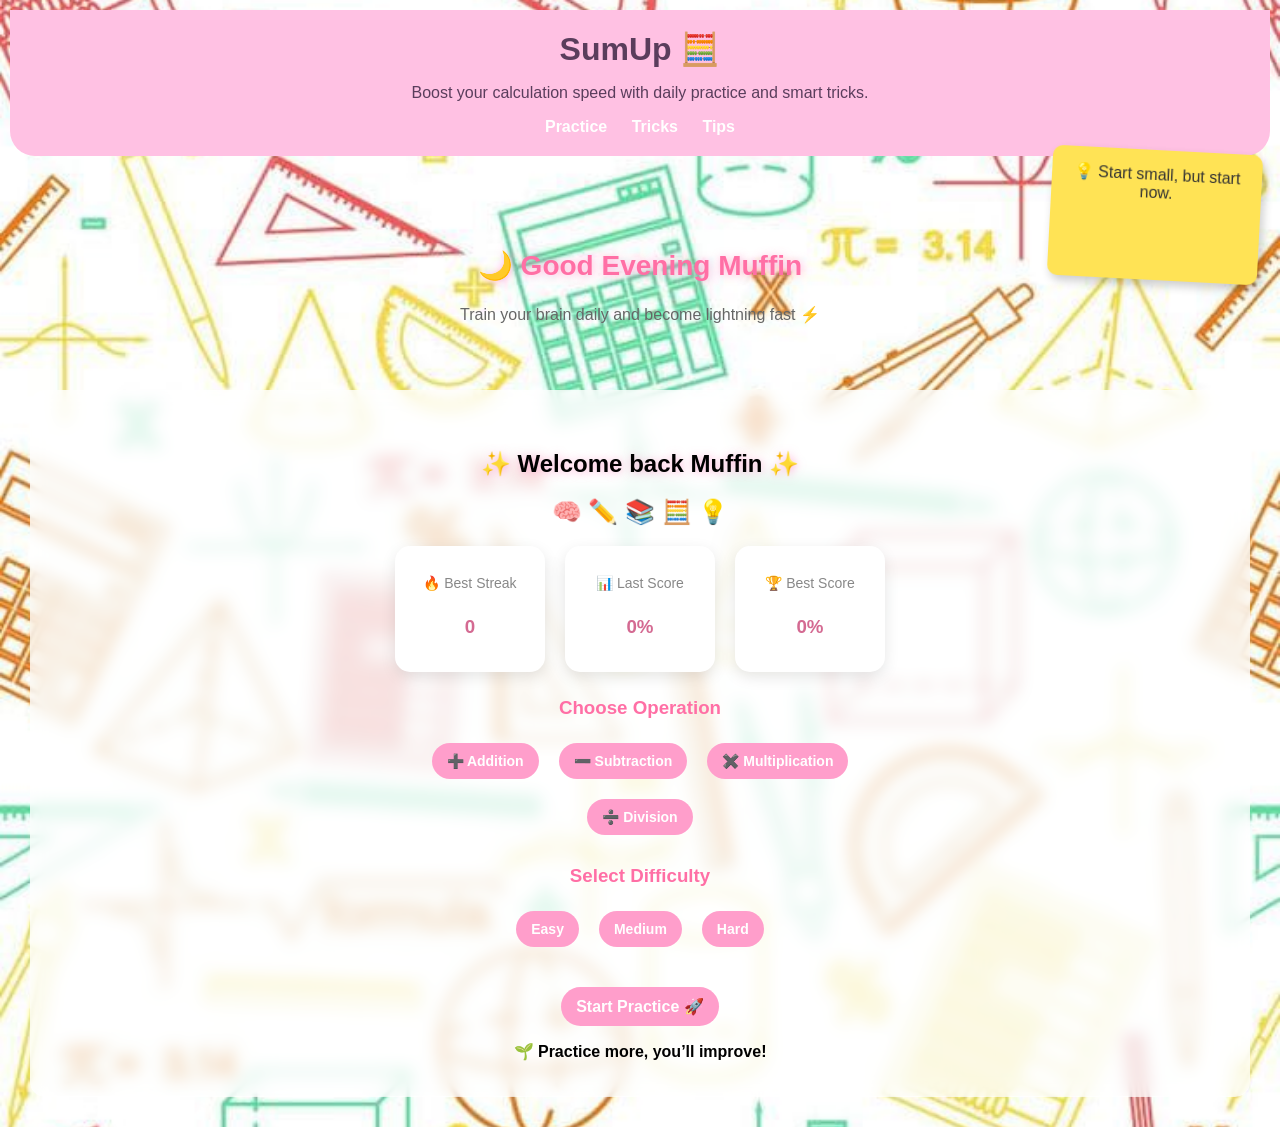
<file: index.html>
<!DOCTYPE html>
<html>
        <head>
            <title>SumUp - Boost Your Calculation Speed</title>
            <meta name="viewport" content="width=device-width, initial-scale=1.0">
            <link rel="stylesheet" href="style.css">
        </head>
    <body>

        <header>
            <h1>SumUp 🧮</h1>
    
            <p>Boost your calculation speed with daily practice and smart tricks.</p>
    
            <nav>
                <a href="practice.html">Practice</a>
                <a href="tricks.html">Tricks</a>
                <a href="tips.html">Tips</a>
            </nav>
    
        </header>

            <div class="side-note">
                💡 Tip: Practice 10 mins daily → 2x faster brain!
            </div>
        
            <div class="hero">
                <h2>✨ Practice Maths the Cute Way ✨</h2>
                <p>Train your brain daily and become lightning fast ⚡</p>
            </div>
        
        <section>
            <div class="dashboard">
    
                <h2>✨ Welcome back Muffin ✨</h2>
                <div class="stickers">🧠 ✏️ 📚 🧮 💡</div>
                
    
                <!-- 📊 STATS -->
                <div class="stats">
                    <div class="card">
                        <p>🔥 Best Streak</p>
                        <h3 id="homeStreak">0</h3>
                    </div>
    
                    <div class="card">
                        <p>📊 Last Score</p>
                        <h3 id="homeScore">0%</h3>
                    </div>
    
                    <div class="card">
                        <p>🏆 Best Score</p>
                        <h3 id="bestScore">0%</h3>
                    </div>
                </div>
    
                <!-- ➕ OPERATIONS -->
                    <h3>Choose Operation</h3>
                        <div class="options">
                            <button class="op-btn" onclick="selectOperation('add', this)">➕ Addition</button>
                            <button class="op-btn" onclick="selectOperation('sub', this)">➖ Subtraction</button>
                            <button class="op-btn" onclick="selectOperation('mul', this)">✖️ Multiplication</button>
                            <button class="op-btn" onclick="selectOperation('div', this)">➗ Division</button>
                        </div>
    
                <!-- 🎚️ DIFFICULTY -->
                    <h3>Select Difficulty</h3>
                        <div class="options">
                            <button class="diff-btn" onclick="selectDifficulty('20', this)">Easy</button>
                            <button class="diff-btn" onclick="selectDifficulty('50', this)">Medium</button>
                            <button class="diff-btn" onclick="selectDifficulty('100', this)">Hard</button>
                        </div>
    
                <!-- 🚀 START -->
                <button class="start-btn" onclick="startPractice()">Start Practice 🚀</button>
    
            </div>
        </section>

            <script>
                // 📊 LOAD STATS
                let bestStreak = localStorage.getItem("bestStreak") || 0;
                let score = localStorage.getItem("score") || 0;
                let total = localStorage.getItem("totalQuestions") || 0;
                let bestScore = localStorage.getItem("bestScore") || 0;
        
                let percent = 0;
                if (total > 0) {
                    percent = Math.round((score / total) * 100);
                }
        
                let message = "";
        
                if (percent == 100) message = "🔥 Perfect! You're unstoppable!";
                else if (percent >= 70) message = "💪 Great job! Keep going!";
                else message = "🌱 Practice more, you’ll improve!";
        
                let msgBox = document.createElement("p");
                msgBox.innerText = message;
                msgBox.style.fontWeight = "bold";
        
                document.querySelector(".dashboard").appendChild(msgBox);
        
                document.getElementById("homeStreak").innerText = bestStreak;
                document.getElementById("homeScore").innerText = percent + "%";
                document.getElementById("bestScore").innerText = bestScore + "%";
        
                // 🎯 STORE USER CHOICE
                let selectedOp = "";
                let selectedDiff = "";
        
                // ➕➖✖️➗
                function selectOperation(op, el) {
                    selectedOp = op;
        
                    let buttons = document.querySelectorAll(".op-btn");
                    buttons.forEach(btn => btn.classList.remove("active"));
        
                    el.classList.add("active");
                }
        
                function selectDifficulty(diff, el) {
                    selectedDiff = diff;
        
                    let buttons = document.querySelectorAll(".diff-btn");
                    buttons.forEach(btn => btn.classList.remove("active"));
        
                    el.classList.add("active");
                }
        
                function startPractice() {
        
                    if (selectedOp === "" || selectedDiff === "") {
                        alert("Please select operation and difficulty!");
                        return;
                    }
        
                    localStorage.removeItem("practiceType");
                    localStorage.setItem("operation", selectedOp);
                    localStorage.setItem("difficulty", selectedDiff);
        
                    window.location.href = "practice.html";
                }
        
                let tips = [
                        "💡 Practice 10 mins daily",
                        "⚡ Break big problems into small steps",
                        "🧠 Learn patterns, not just answers",
                        "🔥 Speed comes with repetition",
                        "🎯 Focus > Time",
                        "💡 Small progress each day adds up to big results.",
                        "💡 Mistakes are proof that you are trying.",
                        "💡 Little by little, day by day, you become who you want to be.",
                        "💡 Your habits decide your future.",
                        "💡 Stay consistent. Even slow progress is progress.",
                        "💡 Start small, but start now."
                                    
                ];
        
                let randomTip = tips[Math.floor(Math.random() * tips.length)];
                document.querySelector(".side-note").innerText = randomTip;
        
                let hour = new Date().getHours();
                let greeting = "Welcome";
        
                if (hour < 12) greeting = "🌅 Good Morning Muffin";
                else if (hour < 18) greeting = "🌤️ Good Afternoon Muffin";
                else greeting = "🌙 Good Evening Muffin";
        
                document.querySelector("h2").innerText = greeting;
        
            </script>
    </body>
</html>
</file>
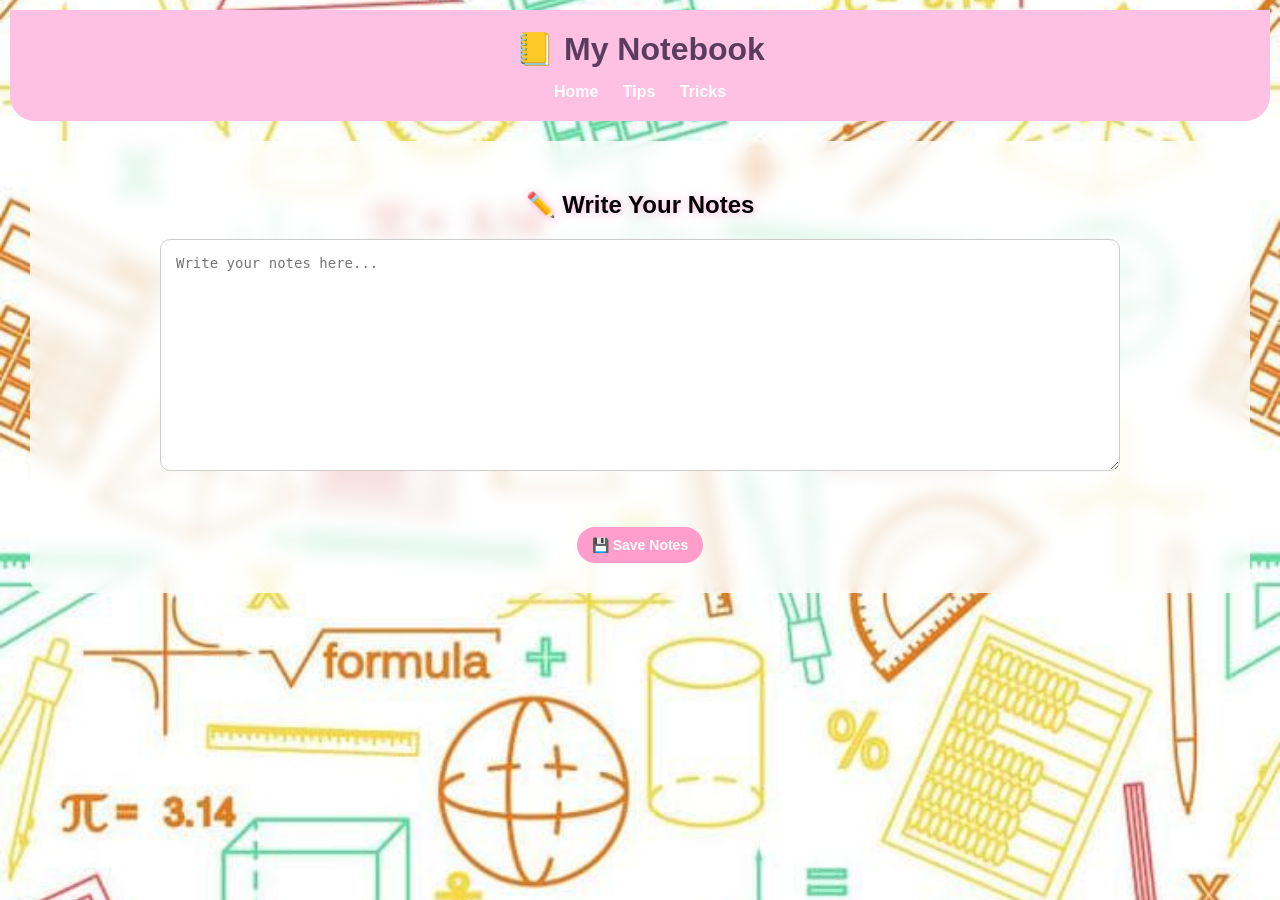
<file: notebook.html>
<!DOCTYPE html>
<html>
    <head>
        <title>My Notes - SumUp</title>
        <link rel="stylesheet" href="style.css">
    </head>
<body>

    <header>
        <h1>📒 My Notebook</h1>

        <nav>
            <a href="index.html">Home</a>
            <a href="tips.html">Tips</a>
            <a href="tricks.html">Tricks</a>
        </nav>
    </header>

    <section class="notebook">

        <h2>✏️ Write Your Notes</h2>

        <textarea id="notesArea" placeholder="Write your notes here..."></textarea>
        <p id="savedMsg"></p>


        <br><br>

        <button onclick="saveNotes()">💾 Save Notes</button>

    </section>

    <script>
    let saved = localStorage.getItem("myNotes");
    if (saved) {
        document.getElementById("notesArea").value = saved;
    }

    function saveNotes() {
        let text = document.getElementById("notesArea").value;
        localStorage.setItem("myNotes", text);
        let msg = document.createElement("p");
        msg.innerText = "Saved in notes ✅";
        msg.style.color = "green";
        msg.style.fontWeight = "bold";

        document.body.appendChild(msg);

        // auto remove after 2 sec
        setTimeout(() => {
            msg.remove();
        }, 2000);
    }
    </script>

</body>
</html>
</file>
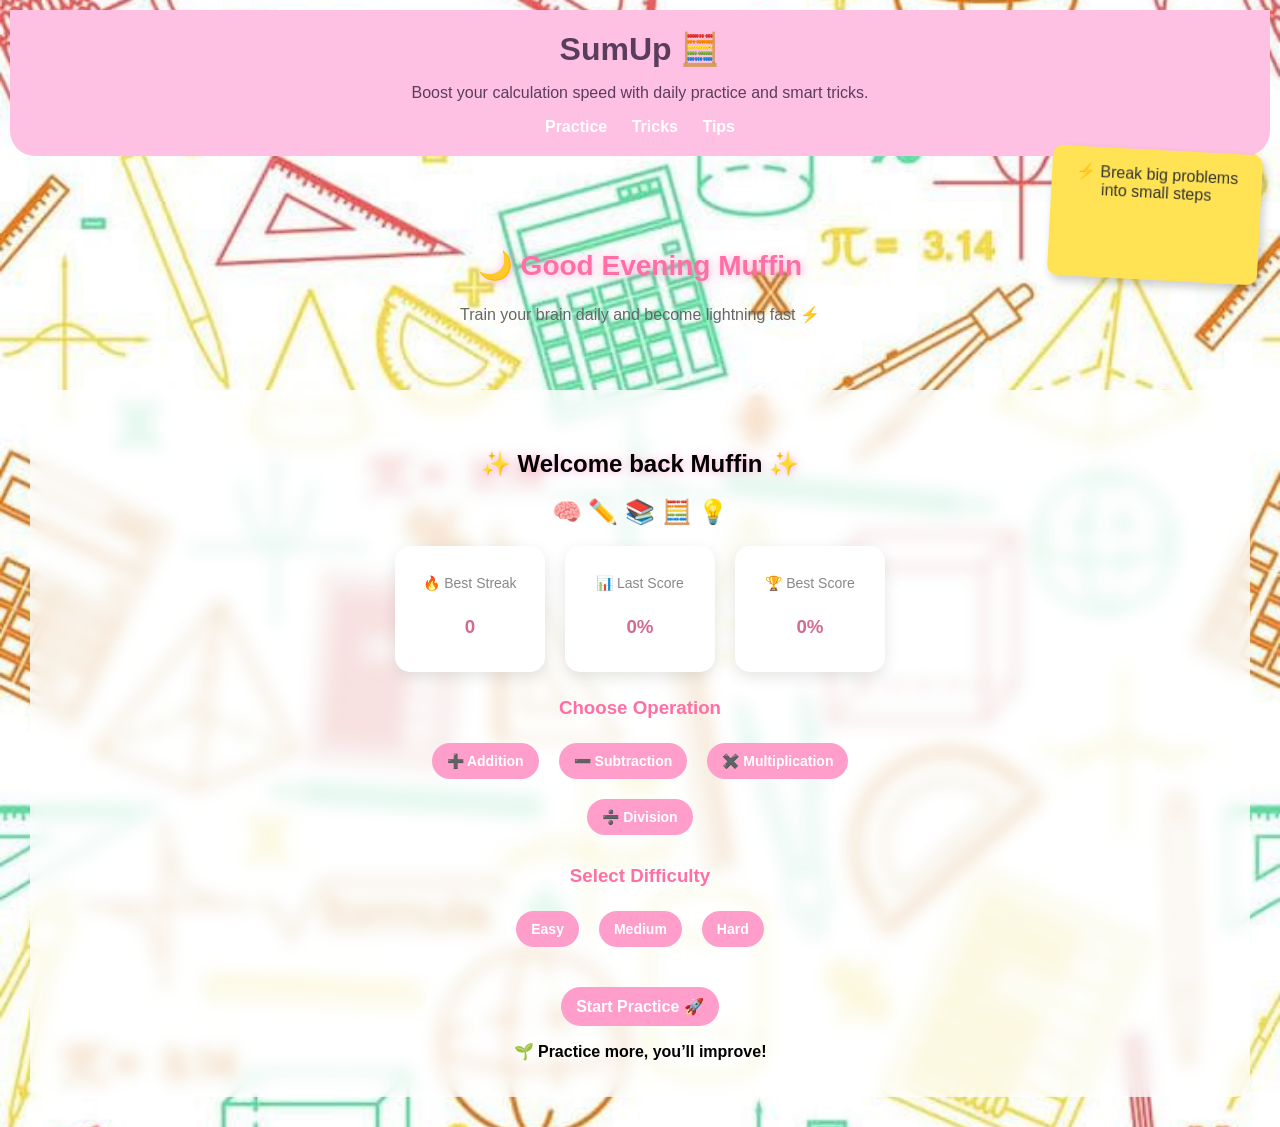
<file: practice.html>
<!DOCTYPE html>
<html>
<head>
    <title>Practice - SumUp</title>
    <link rel="stylesheet" href="style.css">
</head>
<body>

<header>
    <h1>SumUp Practice 🧮</h1>

    <nav>
        <a href="index.html">Home</a>
        <a href="tricks.html">Tricks</a>
        <a href="tips.html">Tips</a>
    </nav>
</header>

<section>

    <!-- TEST AREA -->
    <div id="testArea" style="display:none;">
        <h2>30-Second Speed Test ⏱️</h2>
        <p id="timer">Time: 30</p>
        <p id="question"></p>

        <input type="number" id="answer">
        <button onclick="checkAnswer()">Submit</button>
        <p id="score">Score: 0</p>
    </div>

</section>

<script src="script.js"></script>

<script>
    // 🚀 auto start test when page loads
    startTest();
</script>

</body>
</html>
</file>
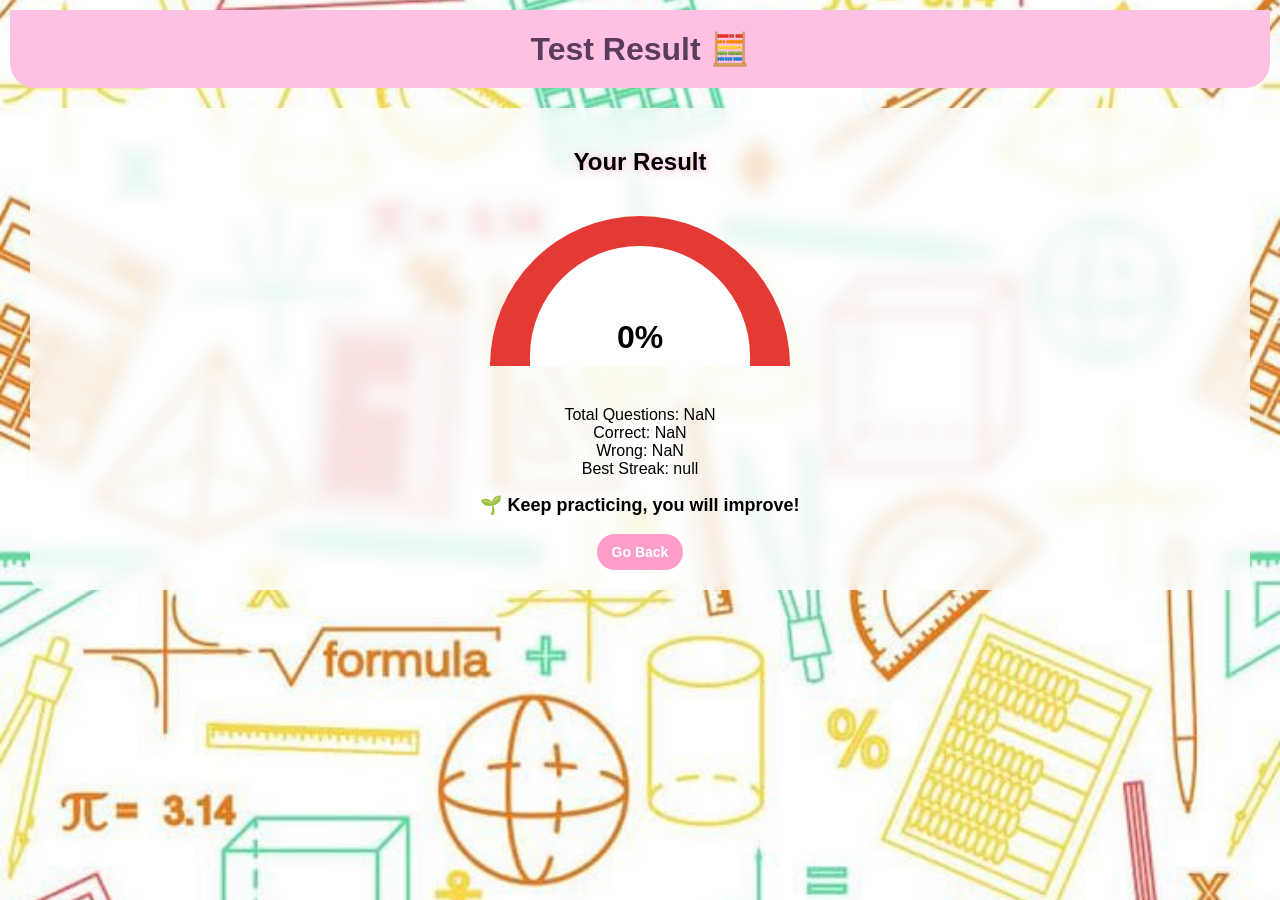
<file: result.html>
<!DOCTYPE html>
<html>
<head>
    <title>Result - SumUp</title>
    <link rel="stylesheet" href="style.css">
</head>
<body>

<header>
    <h1>Test Result 🧮</h1>
</header>

<section>
    <h2>Your Result</h2>

    <div class="gauge">
        <div class="gauge-body">
            <div class="gauge-fill" id="gaugeFill"></div>
            <div class="gauge-cover" id="gaugeText"></div>
        </div>
    </div>

    <p id="scoreDetails"></p>
    <p id="feedbackMessage"></p>

    <div id="wrongSection"></div>

    <button onclick="goBack()">Go Back</button>
</section>

<script>

let score = parseInt(localStorage.getItem("score"));
let total = parseInt(localStorage.getItem("totalQuestions"));
let best = localStorage.getItem("bestStreak");

// load saved theme
if (localStorage.getItem("theme") === "dark") {
    document.body.classList.add("dark-mode");
}

let percentage = 0;

if (total > 0) {
    percentage = (score / total) * 100;
}

let feedback = "";

if (percentage == 100) {
    feedback = "🔥 Perfect! You're unstoppable!";
} 
else if (percentage >= 80) {
    feedback = "💪 Excellent work!";
} 
else if (percentage >= 60) {
    feedback = "👍 Good job! Keep practicing!";
} 
else if (percentage >= 40) {
    feedback = "🙂 Not bad, improve more!";
} 
else {
    feedback = "🌱 Keep practicing, you will improve!";
}

document.getElementById("feedbackMessage").innerText = feedback;

let bestScore = localStorage.getItem("bestScore") || 0;

if (percentage > bestScore) {
    bestScore = percentage;
    localStorage.setItem("bestScore", bestScore);
}

document.querySelector(".gauge")
.style.setProperty("--percentage", percentage);

document.getElementById("gaugeText").innerText =
    percentage.toFixed(0) + "%";

document.getElementById("scoreDetails").innerHTML =
    "Total Questions: " + total + "<br>" +
    "Correct: " + score + "<br>" +
    "Wrong: " + (total - score);

document.getElementById("scoreDetails").innerHTML +=
    "<br>Best Streak: " + best;

let wrongData = JSON.parse(localStorage.getItem("wrongAnswers")) || [];

if (wrongData.length > 0) {
    let html = "<h3 class='wrong-title'>❌ Wrong Answers</h3>";

    wrongData.forEach(item => {
        html += `
            <div class="wrong-card">
                <p><strong>Q:</strong> ${item.question}</p>
                <p class="your">Your Answer: ${item.yourAnswer}</p>
                <p class="correct">Correct Answer: ${item.correctAnswer}</p>
            </div>
        `;
    });

    document.getElementById("wrongSection").innerHTML = html;
}

function goHome() {
    window.location.href = "index.html";
}

if (percentage == 100) {
    showConfetti();
}

function showConfetti() {
    for (let i = 0; i < 100; i++) {
        let confetti = document.createElement("div");

        confetti.classList.add("confetti");
        confetti.style.left = Math.random() * 100 + "vw";
        confetti.style.animationDuration = (Math.random() * 2 + 2) + "s";

        document.body.appendChild(confetti);

        setTimeout(() => {
            confetti.remove();
        }, 3000);
    }
}

function goBack() {
    let type = localStorage.getItem("practiceType");

    if (type) {
        window.location.href = "tricks.html"; // 🔥 go back to tricks
    } else {
        window.location.href = "index.html"; // normal
    }
}

</script>

</body>
</html>
</file>
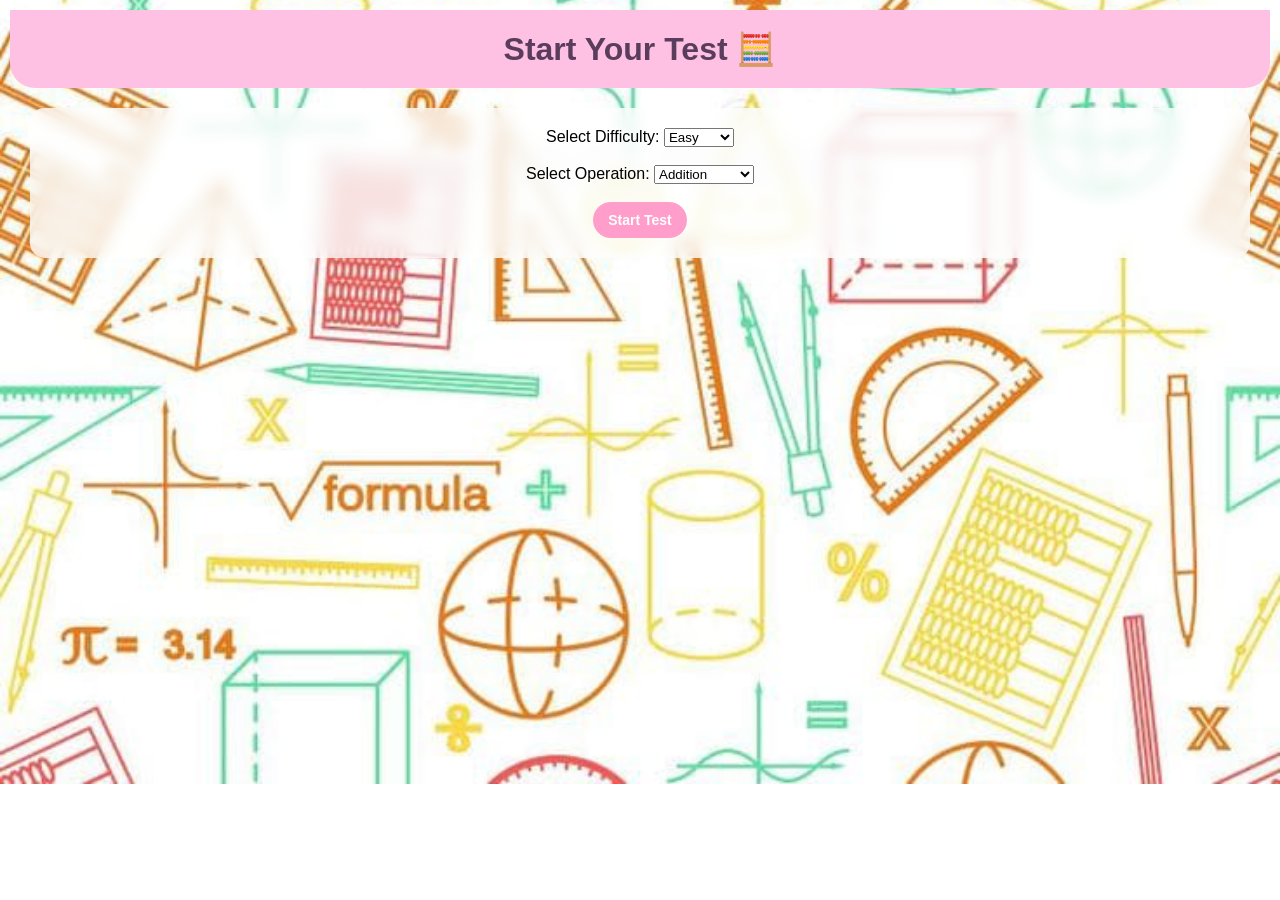
<file: setup.html>
<!DOCTYPE html>
<html>
<head>
    <title>Start Test - SumUp</title>
    <link rel="stylesheet" href="style.css">
</head>
<body>

<header>
    <h1>Start Your Test 🧮</h1>
</header>

<section>
    <label>Select Difficulty:</label>
    <select id="difficulty">
        <option value="20">Easy</option>
        <option value="50">Medium</option>
        <option value="100">Hard</option>
    </select>

    <br><br>

    <label>Select Operation:</label>
    <select id="operation">
        <option value="add">Addition</option>
        <option value="sub">Subtraction</option>
        <option value="mul">Multiplication</option>
    </select>

    <br><br>

    <button onclick="startTest()">Start Test</button>
</section>

<script>
function startTest() {
    let difficulty = document.getElementById("difficulty").value;
    let operation = document.getElementById("operation").value;

    localStorage.setItem("difficulty", difficulty);
    localStorage.setItem("operation", operation);

    window.location.href = "practice.html";
}
</script>

</body>
</html>
</file>
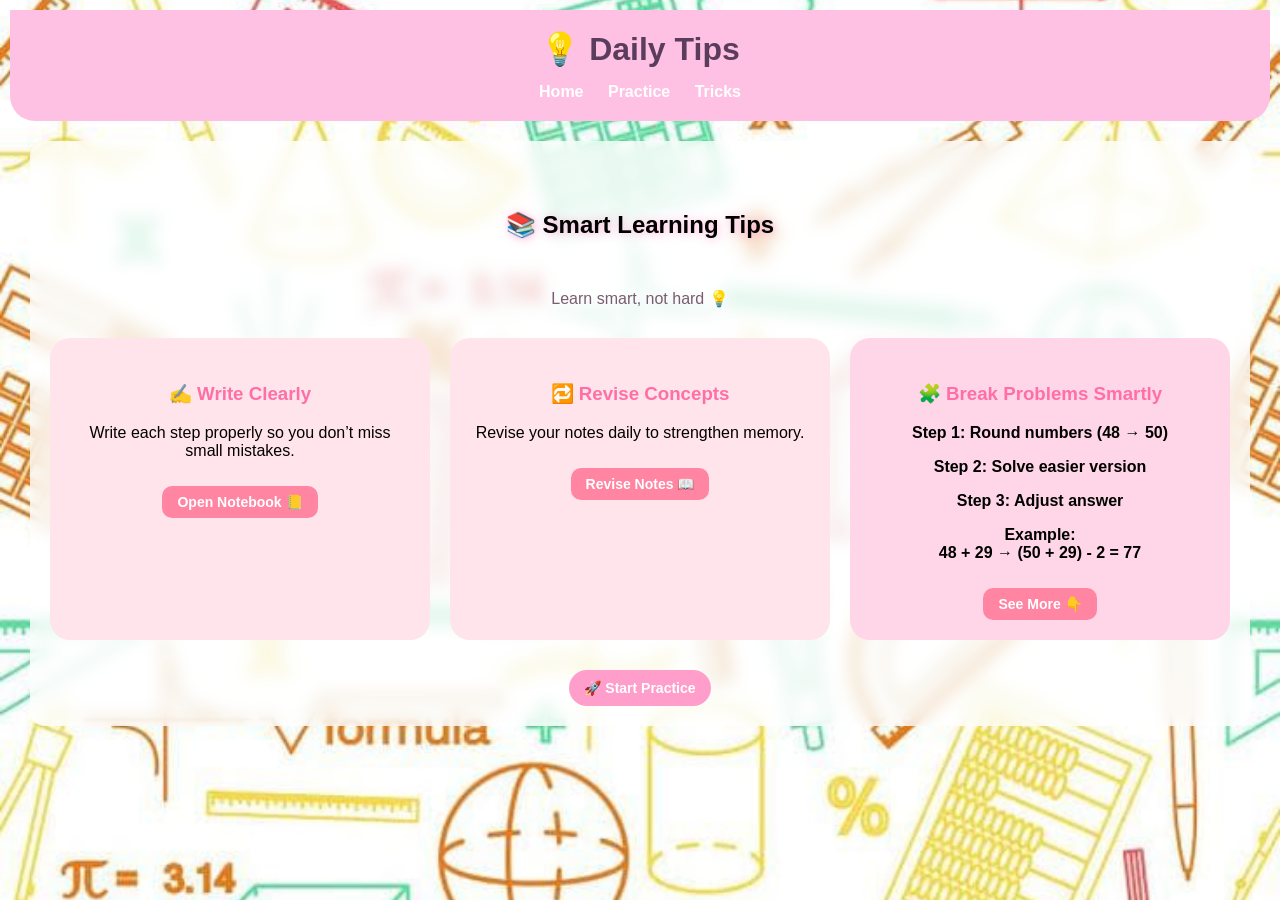
<file: tips.html>
<!DOCTYPE html>
<html>
<head>
    <title>Tips - SumUp</title>
    <link rel="stylesheet" href="style.css">
</head>
<body>

<header>
    <h1>💡 Daily Tips</h1>

    <nav>
        <a href="index.html">Home</a>
        <a href="practice.html">Practice</a>
        <a href="tricks.html">Tricks</a>
    </nav>

</header>

<section class="tips-container">

    <div class="tips-heading">
        <h2>📚 Smart Learning Tips</h2>
    </div>

    <p class="tips-subtitle">Learn smart, not hard 💡</p>

    <div class="tips-row">

        <!-- Tip 1 -->
        <div class="tip-box">
            <h3>✍️ Write Clearly</h3>
            <p>Write each step properly so you don’t miss small mistakes.</p>

            <button onclick="window.location.href='notebook.html'">
                Open Notebook 📒
            </button>
        </div>

        <!-- Tip 2 -->
        <div class="tip-box">
            <h3>🔁 Revise Concepts</h3>
            <p>Revise your notes daily to strengthen memory.</p>

            <button onclick="window.location.href='notebook.html'">
                Revise Notes 📖
            </button>
        </div>

        <!-- Tip 3 -->
        <div class="tip-box">
            <h3>🧩 Break Problems Smartly</h3>

            <p><b>Step 1:</b> Round numbers (48 → 50)</p>
            <p><b>Step 2:</b> Solve easier version</p>
            <p><b>Step 3:</b> Adjust answer</p>

            <p><b>Example:</b><br>
            48 + 29 → (50 + 29) - 2 = 77
            </p>

            <button onclick="showExamples()">
                See More 👇
            </button>
        </div>

    </div>

    <!-- 📖 EXAMPLES (HIDDEN FIRST) -->
    <div id="examples" style="display:none; margin-top:20px;">

        <h3>Examples</h3>

        <p><b>Addition:</b> 48 + 29 → (50 + 29) - 2 = 77</p>
        <p><b>Multiplication:</b> 12 × 19 → (12 × 20) - 12 = 240 - 12 = 228</p>
        <p><b>Subtraction:</b> 100 - 47 → 53</p>
        <p><b>Division:</b> 84 ÷ 4 → 80 ÷ 4 = 20, 4 ÷ 4 = 1 → 21</p>

    </div>

    <div class="action-area">
        <button onclick="window.location.href='practice.html'">
            🚀 Start Practice
        </button>
    </div>

</section>

<script>
        let tips = document.querySelectorAll(".tip-box");

        let random = Math.floor(Math.random() * tips.length);

        tips[random].style.background = "#ffd6e7";
        tips[random].style.fontWeight = "bold";
</script>

<script>
    function toggleTip(element) {
        let detail = element.querySelector(".tip-detail");
        detail.style.display = (detail.style.display === "block") ? "none" : "block";
    }
</script>

<script>
    function showExamples() {
        let ex = document.getElementById("examples");
        ex.style.display = "block";
    }
</script>

</body>
</html>
</file>
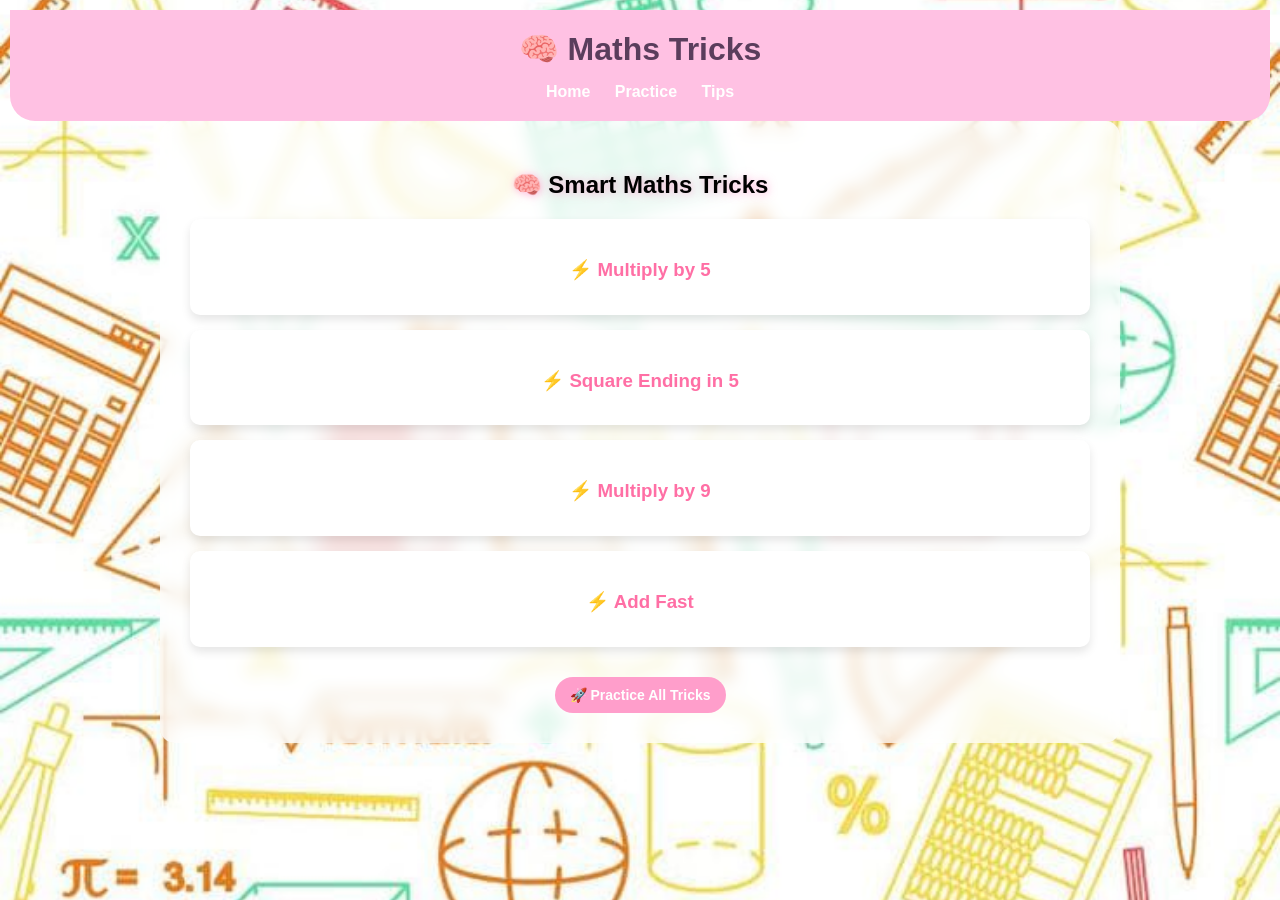
<file: tricks.html>
<!DOCTYPE html>
<html>
<head>
    <title>Tricks - SumUp</title>
    <link rel="stylesheet" href="style.css">
</head>
<body>

<header>
    <h1>🧠 Maths Tricks</h1>

    <nav>
        <a href="index.html">Home</a>
        <a href="practice.html">Practice</a>
        <a href="tips.html">Tips</a>
    </nav>
</header>

<section class="tricks-container">

    <h2>🧠 Smart Maths Tricks</h2>

    <!-- Trick 1 -->
    <div class="trick-box">
        <h3 onclick="toggleTrick(this)">⚡ Multiply by 5</h3>

        <div class="trick-detail">
            <p>Step 1: Multiply number by 10</p>
            <p>Step 2: Divide by 2</p>
            <p><b>Example:</b> 24 × 5 = 120</p>

            <!-- BUTTONS -->
            <button onclick="goPractice('mul5')">Try This 🚀</button>
            <button onclick="saveNote(`Multiply by 5 Trick:
                Step 1: Multiply number by 10
                Step 2: Divide by 2
                Example: 24 × 5 = 120`)">Save 📒
            </button>
        </div>
    </div>

    <!-- Trick 2 -->
    <div class="trick-box">
        <h3 onclick="toggleTrick(this)">⚡ Square Ending in 5</h3>

        <div class="trick-detail">
            <p>Step 1: Multiply first digit with next number</p>
            <p>Step 2: Add 25 at end</p>
            <p><b>Example:</b> 25² = 625</p>

            <button onclick="goPractice('square5')">Try This 🚀</button>
            <button onclick="saveNote(`Square ending in 5 Trick:-
            Step 1: Multiply first digit with next number
            Step 2: Add 25 at end
            Example:25² = 625`)">Save 📒
            </button>
        </div>
    </div>

    <!-- Trick 3 -->
    <div class="trick-box">
    <h3 onclick="toggleTrick(this)">⚡ Multiply by 9</h3>

        <div class="trick-detail">
            <p>Multiply by 10 and subtract the number</p>
            <p><b>Example:</b> 23 × 9 = (23×10) - 23 = 230 - 23 = 207</p>

            <button onclick="goPractice('mul9')">Try This 🚀</button>

            <button onclick="saveNote(`Multiply by 9 Trick:-
                Multiply by 10 then subtract number
                Example: 23 × 9 (23×10) - 23 = 230 - 23 = 207`)">
                Save 📒
            </button>
        </div>
        
    </div>


    <div class="trick-box">
    <h3 onclick="toggleTrick(this)">⚡ Add Fast</h3>

        <div class="trick-detail">
            <p>Round numbers first</p>
            <p><b>Example:</b> 48 + 29 → (50 + 29) - 2 = 77</p>

            <button onclick="goPractice('addFast')">Try This 🚀</button>

            <button onclick="saveNote(`Fast Addition Trick:
                Round numbers then adjust
                Example: 48 + 29 → (50 + 29) - 2 = 77`)">
                Save 📒
            </button>
        </div>
    </div>

    <div class="action-area">
        <button onclick="window.location.href='practice.html'">
            🚀 Practice All Tricks
        </button>
    </div>

</section>

<script>
    function toggleTrick(element) {
        let detail = element.querySelector(".trick-detail");
        detail.style.display = (detail.style.display === "block") ? "none" : "block";
    }
</script>

<script>
    function toggleTrick(element) {
        let detail = element.nextElementSibling;
        detail.style.display =
            (detail.style.display === "block") ? "none" : "block";
    }

    function goPractice(type) {
        localStorage.setItem("practiceType",type);
        window.location.href = "practice.html";
    }

    function saveNote(text) {
    let oldNotes = localStorage.getItem("myNotes") || "";
    let newNotes = oldNotes + "\n" + text;
    localStorage.setItem("myNotes", newNotes);

    // ✅ show message without button
    let msg = document.createElement("p");
    msg.innerText = "Saved in notes 📒";
    msg.style.position = "fixed";
    msg.style.bottom = "20px";
    msg.style.right = "20px";
    msg.style.background = "#4CAF50";
    msg.style.color = "white";
    msg.style.padding = "10px 15px";
    msg.style.borderRadius = "10px";

    document.body.appendChild(msg);

    setTimeout(() => {
        msg.remove();
    }, 2000);
    }
</script>

</body>
</html>
</file>
<file: style.css>
/* ================== GLOBAL ================== */

body {
    font-family: Arial, sans-serif;
    text-align: center;
    background-image: url("bg4.jpeg");
    background-position: center;
    background-size: cover;
    background-repeat: no-repeat;
    margin: 0;
    padding: 0;
}

section {
    background: rgba(255, 255, 255, 0.75);
    padding: 20px;
    border-radius: 15px;
    margin: 20px;
    backdrop-filter: blur(8px);
}

body::before {
    content: "";
    position: fixed;
    top: 20%;
    left: 10%;
    font-size: 40px;
    color: rgba(0,0,0,0.05);
    transform: rotate(-20deg);
    pointer-events: none;
}

/* ================== HEADER & NAV ================== */

header {
    background: #ffc1e3;
    color: #5a3d5c;
    padding: 20px;
    border-radius: 0 0 25px 25px;
}

nav {
    margin-top: 15px;
}

nav a {
    text-decoration: none;
    margin: 10px;
    color: white;
    font-weight: bold;
}

nav a:hover {
    text-decoration: underline;
}

/* ================== TEXT ================== */

h1 {
    margin: 0;
}

h2 {
    text-shadow: 1px 1px 8px rgba(255, 105, 180, 0.5);
}

h3 {
    margin-top: 25px;
    color: #ff6fa5;
}

/* ================== BUTTONS ================== */

button {
    background: #ff9ecb;
    border: none;
    padding: 12px 18px;
    border-radius: 20px;
    color: white;
    font-weight: bold;
    cursor: pointer;
    transition: 0.3s;
}

button:hover {
    background: #ff6fa5;
    transform: scale(1.05);
}

/* ================== INPUT ================== */

input {
    padding: 10px;
    border-radius: 10px;
    border: 2px solid #ff66b2;
    outline: none;
}

/* ================== HERO ================== */

.hero {
    text-align: center;
    padding: 30px;
    margin-top: 40px;
}

.hero h2 {
    color: #ff6fa5;
    font-size: 28px;
}

.hero p {
    color: #666;
}

.hero-img {
    width: 120px;
    display: block;
    margin: 10px auto;
}

/* ================== STICKERS ================== */

.stickers {
    text-align: center;
    font-size: 24px;
    margin-bottom: 10px;
}

.stickers img {
    width: 60px;
    margin: 10px;
    transition: 0.3s;
}

.stickers img:hover {
    transform: scale(1.2) rotate(5deg);
}

/* ================== DASHBOARD ================== */

.dashboard {
    margin-top: 40px;
}

.stats {
    display: flex;
    justify-content: center;
    gap: 20px;
    margin: 20px 0;
}

.card {
    background: white;
    padding: 15px;
    border-radius: 15px;
    width: 120px;
    box-shadow: 0 5px 15px rgba(0,0,0,0.1);
}

.card p {
    font-size: 14px;
    color: #888;
}

.card h3 {
    color: #d46a92;
}

.card:hover {
    transform: translateY(-5px);
    transition: 0.3s;
}

/* ================== MOTIVATION ================== */

.motivation {
    background: #fff;
    padding: 12px;
    border-radius: 12px;
    margin: 15px 0;
    text-align: center;
    box-shadow: 0 2px 8px rgba(0,0,0,0.1);
    font-style: italic;
}

/* ================== OPTIONS ================== */

.options {
    margin: 15px;
}

.options button {
    margin: 5px;
}

.start-btn {
    margin-top: 20px;
    font-size: 16px;
}

.active {
    background: #ff6fa5 !important;
    box-shadow: 0 0 10px #ff9ecb;
    color: white;
    transform: scale(1.05);
}

/* ================== SIDE NOTE ================== */

.side-note {
    position: fixed;
    right: 20px;
    top: 150px;
    width: 180px;
    height: 100px;
    padding: 15px;
    background: #ffe355;
    color: #333;
    border-radius: 10px;
    box-shadow: 3px 5px 10px rgba(0,0,0,0.2);
    font-size: medium;
    transform: rotate(3deg);
    z-index: 9999;
}

.side-note:hover {
    transform: rotate(0deg) scale(1.05);
    transition: 0.3s;
}

/* ================== RESULT ================== */

.meter {
    width: 300px;
    height: 30px;
    background-color: #eee;
    border-radius: 20px;
    overflow: hidden;
    margin: 20px auto;
}

.meter-fill {
    height: 100%;
    width: 0%;
    background-color: green;
    transition: width 1s ease-in-out;
}

/* ================== GAUGE ================== */

.gauge {
    width: 300px;
    margin: 40px auto;
    --percentage: 0;
}

.gauge-body {
    width: 300px;
    height: 150px;
    position: relative;
    overflow: hidden;
}

.gauge-fill {
    width: 300px;
    height: 300px;
    border-radius: 50%;
    position: absolute;
    top: 0;
    left: 0;
    background: conic-gradient(
        from 270deg,
        #2ecc71 0deg,
        #2ecc71 calc(var(--percentage) * 1.8deg),
        #e53935 calc(var(--percentage) * 1.8deg) 180deg,
        transparent 180deg
    );
    transition: background 0.8s ease;
}

.gauge-cover {
    width: 220px;
    height: 110px;
    background: white;
    color: black;
    border-radius: 110px 110px 0 0;
    position: absolute;
    bottom: 0;
    left: 40px;
    display: flex;
    align-items: flex-end;
    justify-content: center;
    padding-bottom: 10px;
    font-size: 32px;
    font-weight: bold;
}

/* ================== WRONG ANSWERS ================== */

.wrong-title {
    text-align: center;
    margin-top: 30px;
    color: #e53935;
}

.wrong-card {
    background: #fff;
    border-radius: 12px;
    padding: 15px;
    margin: 10px auto;
    width: 300px;
    line-height: 1.6;
    box-shadow: 0 4px 10px rgba(0,0,0,0.1);
    text-align: left;
}

.wrong-card:hover {
    transform: scale(1.02);
}

.wrong-card .your {
    color: #e53935;
    font-weight: bold;
}

.wrong-card .correct {
    color: #2ecc71;
    font-weight: bold;
}

/* ================== TIPS PAGE ================== */

.tips-heading {
    width: 100%;
    display: flex;
    justify-content: center;
    align-items: center;
    text-align: center;
    margin: 30px 0;
}

.tips-row {
    display: flex;
    gap: 20px;
    justify-content: center;
    margin-top: 30px;
    flex-wrap: wrap;
}

.tip-box {
    flex: 1;
    width: 250px;
    background: #ffe4ec;
    padding: 20px;
    border-radius: 20px;
    text-align: center;
}

.tip-box:hover {
    transform: scale(1.05);
    transition: 0.3s;
}

.tip-box button {
    margin-top: 10px;
    padding: 8px 15px;
    border: none;
    border-radius: 10px;
    background: #ff85a2;
    color: white;
    cursor: pointer;
}

.tips-subtitle {
    text-align: center;
    color: #7a5c6e;
    margin-bottom: 10px;
}

.action-area {
    text-align: center;
    margin-top: 30px;
}

/* ================== TRICKS ================== */

.tricks-container {
    max-width: 900px;
    margin: auto;
    padding: 30px;
}

.trick-card {
    background: #fff;
    padding: 20px;
    border-radius: 12px;
    margin-bottom: 20px;
    box-shadow: 0 5px 15px rgba(0,0,0,0.1);
}

.trick-card h3 {
    color: #ff4da6;
}

.trick-box {
    background: #ffffff;
    padding: 15px;
    border-radius: 10px;
    margin: 15px 0;
    cursor: pointer;
    box-shadow: 0 5px 10px rgba(0,0,0,0.1);
}

.trick-detail{
    display: none;
    margin-top: 10px;
    font-size: 14px;
}

.trick-box button {
    margin: 5px;
    padding: 8px 12px;
    border: none;
    border-radius: 10px;
    background: #ff85a2;
    color: white;
    cursor: pointer;
}

/* ================== NOTEBOOK ================== */

.notebook {
    text-align: center;
    padding: 30px;
}

#notesArea {
    width: 80%;
    height: 200px;
    padding: 15px;
    border-radius: 10px;
    border: 1px solid #ccc;
    font-size: 14px;
}

/* 💖 AUTH PAGES */

body.auth-page {
    display: flex;
    justify-content: center;
    align-items: center;

    height: 100vh;
    margin: 0;

    background: linear-gradient(135deg, #ffc1e3, #ffe4ec);
}

.auth-box {
    background: white;
    padding: 30px;
    border-radius: 20px;
    text-align: center;

    width: 280px;

    box-shadow: 0 10px 25px rgba(0,0,0,0.15);
}

.auth-box h2 {
    color: #ff69b4;
    margin-bottom: 20px;
}

.auth-box input {
    width: 90%;
    padding: 10px;
    margin: 8px 0;

    border-radius: 10px;
    border: 1px solid #ffb6c1;
}

.auth-box button {
    margin-top: 10px;
    width: 100%;
    padding: 10px;

    background: #ff85a2;
    color: white;
    border: none;
    border-radius: 15px;

    font-weight: bold;
    cursor: pointer;
}

.auth-box button:hover {
    background: #ff5c8a;
}

.auth-box a {
    color: #ff4da6;
    text-decoration: none;
    font-weight: bold;
}

body {
    padding: 10px;
    text-align: center;
}

.dashboard {
    margin-top: 40px;
    width: 95%;
    max-width: 500px;
    margin-left: auto;
    margin-right: auto;
}

.options {
    display: flex;
    flex-wrap: wrap;
    justify-content: center;
    gap: 10px;
}

button {
    padding: 10px 15px;
    font-size: 14px;
}

#feedbackMessage {
    font-size: 18px;
    font-weight: bold;
    margin-top: 10px;
}
</file>
